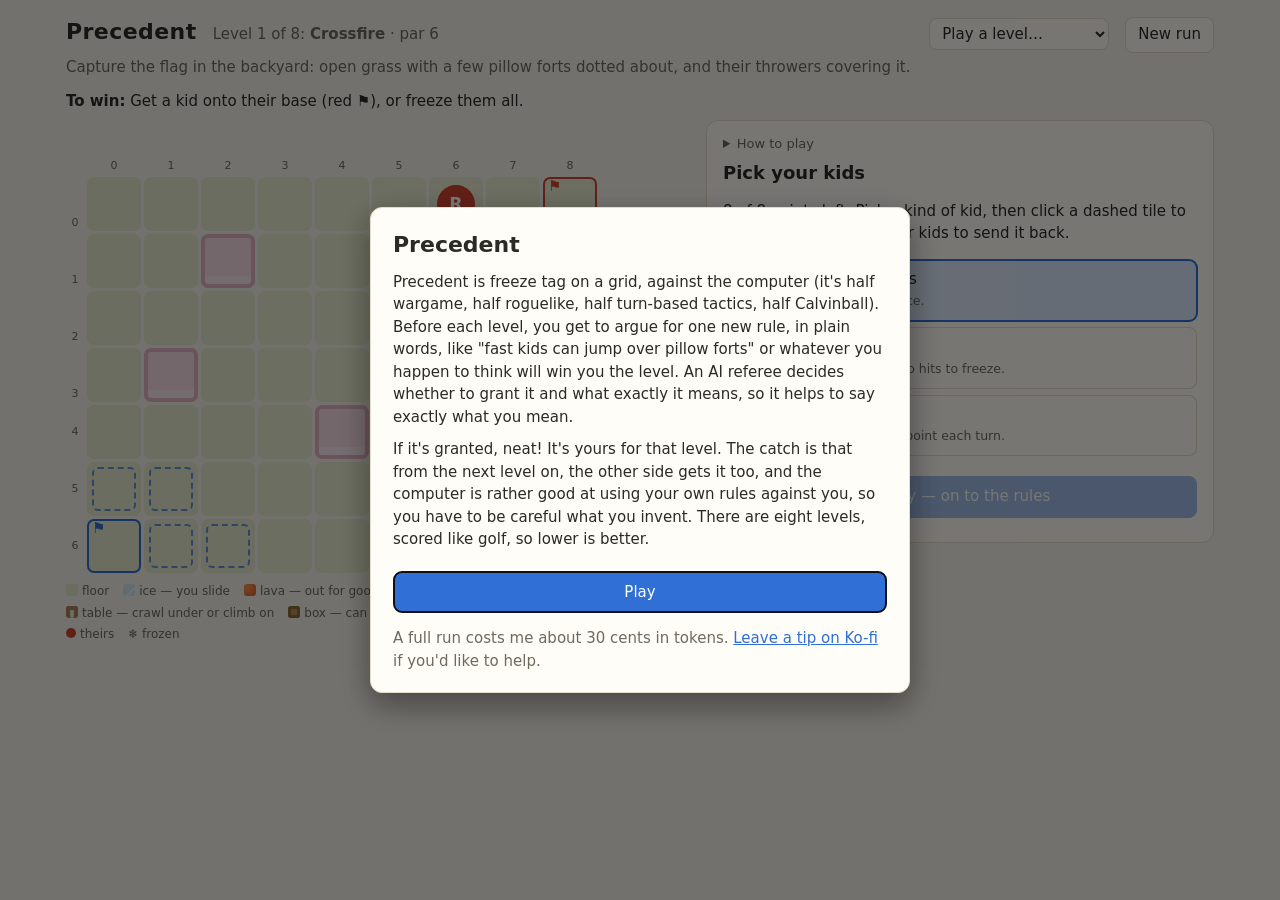
<file: pages/precedent/play/index.html>
<!doctype html>
<html lang="en">
  <head>
    <meta charset="UTF-8" />
    <meta name="viewport" content="width=device-width, initial-scale=1" />
    <title>Precedent</title>
    <meta name="description" content="A tactics game about kids playing freeze tag, where you argue with the referee and every ruling becomes law for both sides." />
    <!-- analytics -->
    <script type="module" crossorigin src="./assets/index-CVmVyPiB.js"></script>
    <link rel="stylesheet" crossorigin href="./assets/index-DgfSU8ka.css">
  </head>
  <body>
    <div id="app"></div>
  </body>
</html>
</file>
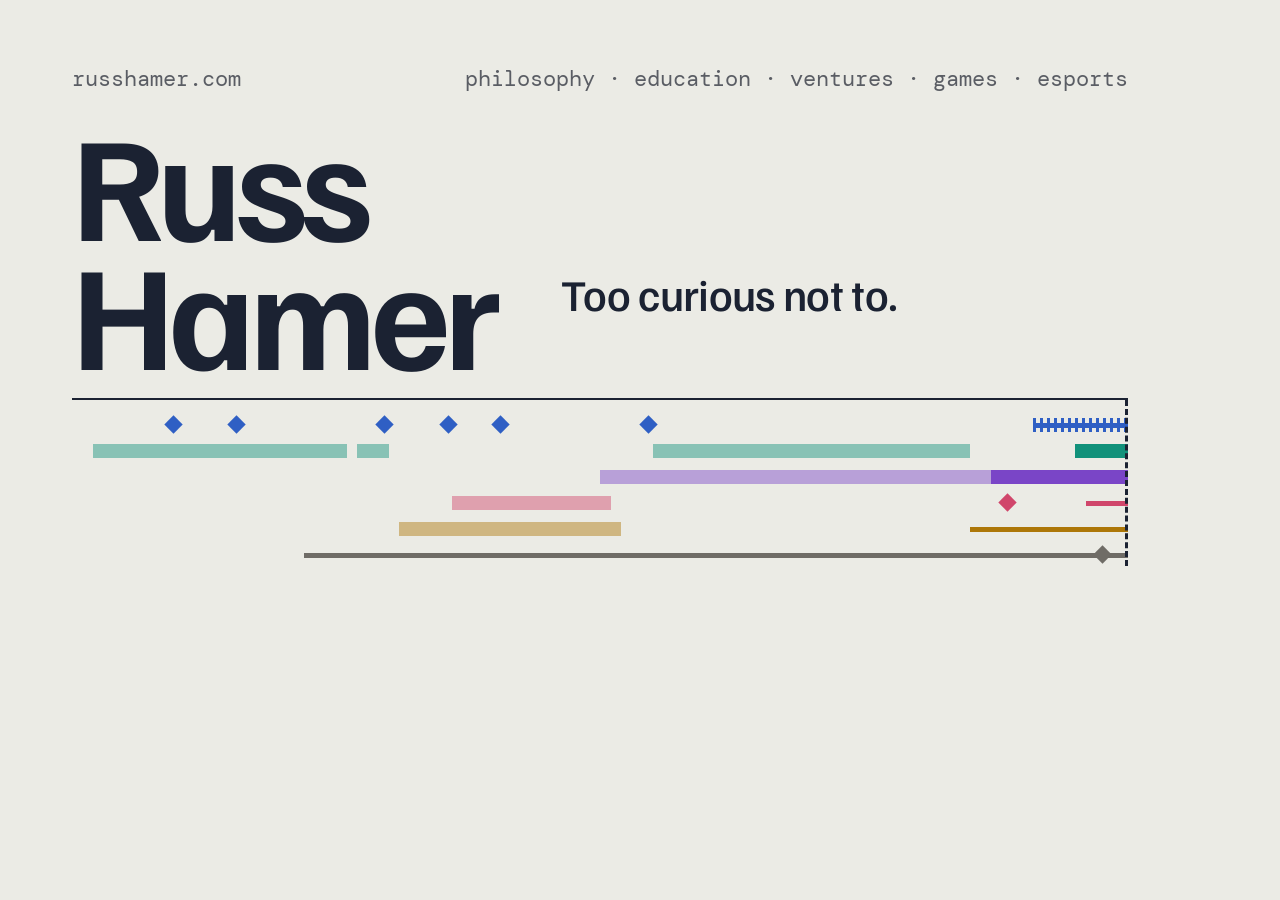
<file: og/home.html>
<!doctype html>
<html lang="en"><head><meta charset="utf-8">
<link rel="stylesheet" href="https://fonts.googleapis.com/css2?family=Familjen+Grotesk:wght@500;700&family=DM+Mono:wght@400&display=swap">
<style>
html,body{margin:0;width:1200px;height:630px;overflow:hidden;background:#ebebe5;color:#1b2232;font-family:'Familjen Grotesk',sans-serif}
.card{box-sizing:border-box;width:1200px;height:630px;padding:64px 72px;display:flex;flex-direction:column;justify-content:space-between}
.top{display:flex;justify-content:space-between;font-family:'DM Mono',monospace;font-size:22px;color:#5a5d64}
.mid{display:flex;align-items:flex-end;gap:64px}
h1{margin:0;font-size:150px;line-height:.86;letter-spacing:-.04em;font-weight:700}
.tag{font-size:44px;font-weight:500;letter-spacing:-.015em;padding-bottom:10px}
.lanes{display:flex;flex-direction:column;gap:12px;border-top:2px solid #1b2232;padding:18px 0 4px;position:relative}
.lane{position:relative;height:14px}
.lane i{position:absolute;top:0;height:14px}
.lane i.own{height:5px;top:4.5px}
.lane b{position:absolute;top:0;width:13px;height:13px;transform:rotate(45deg)}
.now{position:absolute;right:0;top:0;bottom:0;border-right:3px dashed #1b2232}
</style></head><body><div class="card">
<div class="top"><span>russhamer.com</span><span>philosophy · education · ventures · games · esports</span></div>
<div class="mid"><h1>Russ<br>Hamer</h1><p class="tag">Too curious not to.</p></div>
<div class="lanes">
<div class="lane"><b style="left:9%;background:#2f5fc4"></b><b style="left:15%;background:#2f5fc4"></b><b style="left:29%;background:#2f5fc4"></b><b style="left:35%;background:#2f5fc4"></b><b style="left:40%;background:#2f5fc4"></b><b style="left:54%;background:#2f5fc4"></b><i style="left:91%;width:9%;background:linear-gradient(#2f5fc4,#2f5fc4) center/100% 5px no-repeat,repeating-linear-gradient(90deg,#2f5fc4 0 3px,transparent 3px 7px)"></i></div>
<div class="lane"><i style="left:2%;width:24%;background:#11917a73"></i><i style="left:27%;width:3%;background:#11917a73"></i><i style="left:55%;width:30%;background:#11917a73"></i><i style="left:95%;width:5%;background:#11917a"></i></div>
<div class="lane"><i style="left:50%;width:37%;background:#7a45c773"></i><i style="left:87%;width:13%;background:#7a45c7"></i></div>
<div class="lane"><i style="left:36%;width:15%;background:#d0466b73"></i><b style="left:88%;background:#d0466b"></b><i class="own" style="left:96%;width:4%;background:#d0466b"></i></div>
<div class="lane"><i style="left:31%;width:21%;background:#ad770873"></i><i class="own" style="left:85%;width:15%;background:#ad7708"></i></div>
<div class="lane"><i class="own" style="left:22%;width:78%;background:#6f6c66"></i><b style="left:97%;background:#6f6c66"></b></div>
<span class="now"></span>
</div>
</div></body></html>
</file>
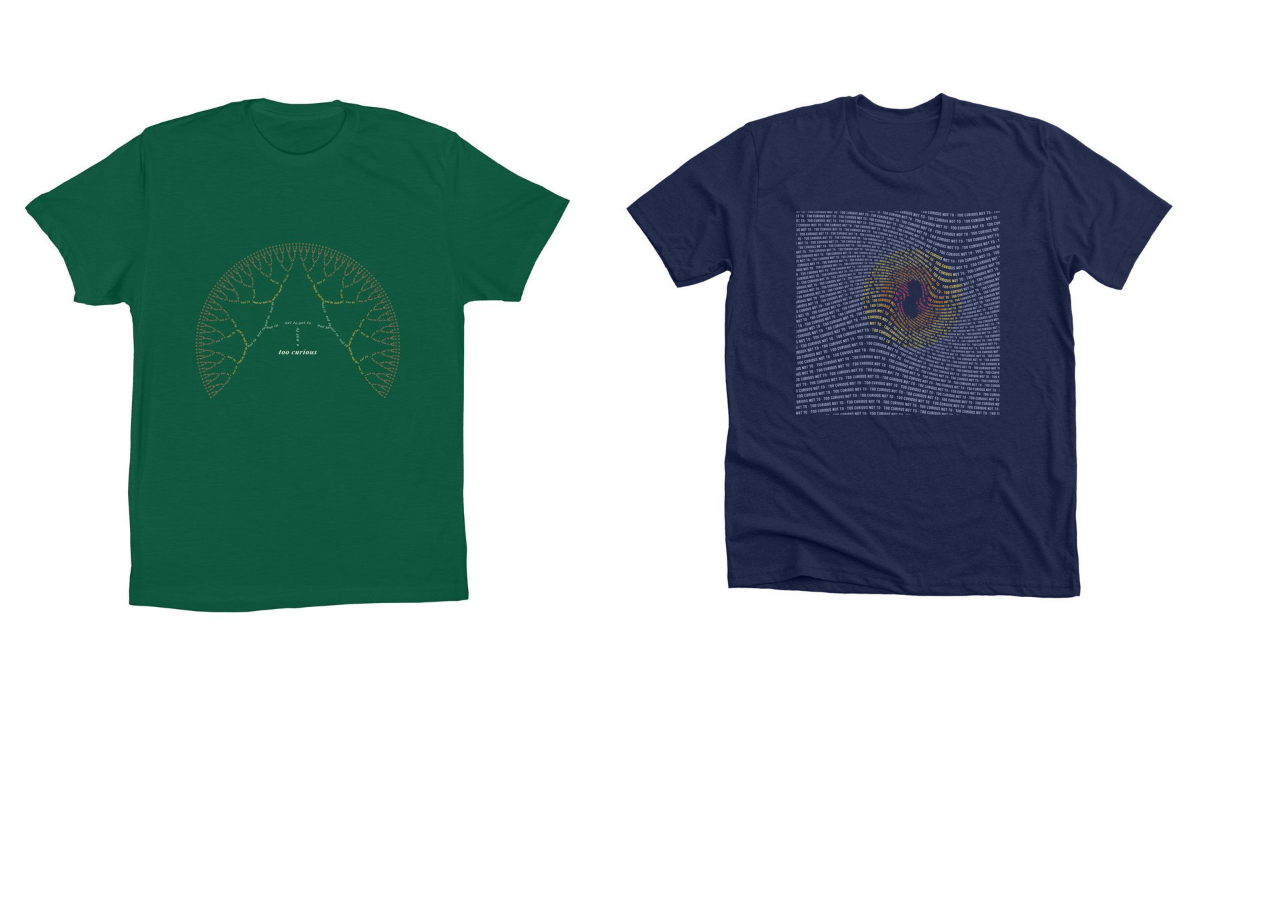
<file: og/shirts.html>
<!doctype html><html><head><style>html,body{margin:0;width:1200px;height:750px;background:#fff;overflow:hidden}div{display:flex;width:1200px;height:750px;align-items:center;justify-content:center;gap:0}img{width:600px;height:600px;object-fit:contain}</style></head>
<body><div><img src="shirt-decision-tree.jpg"><img src="shirt-the-pull.jpg"></div></body></html>
</file>
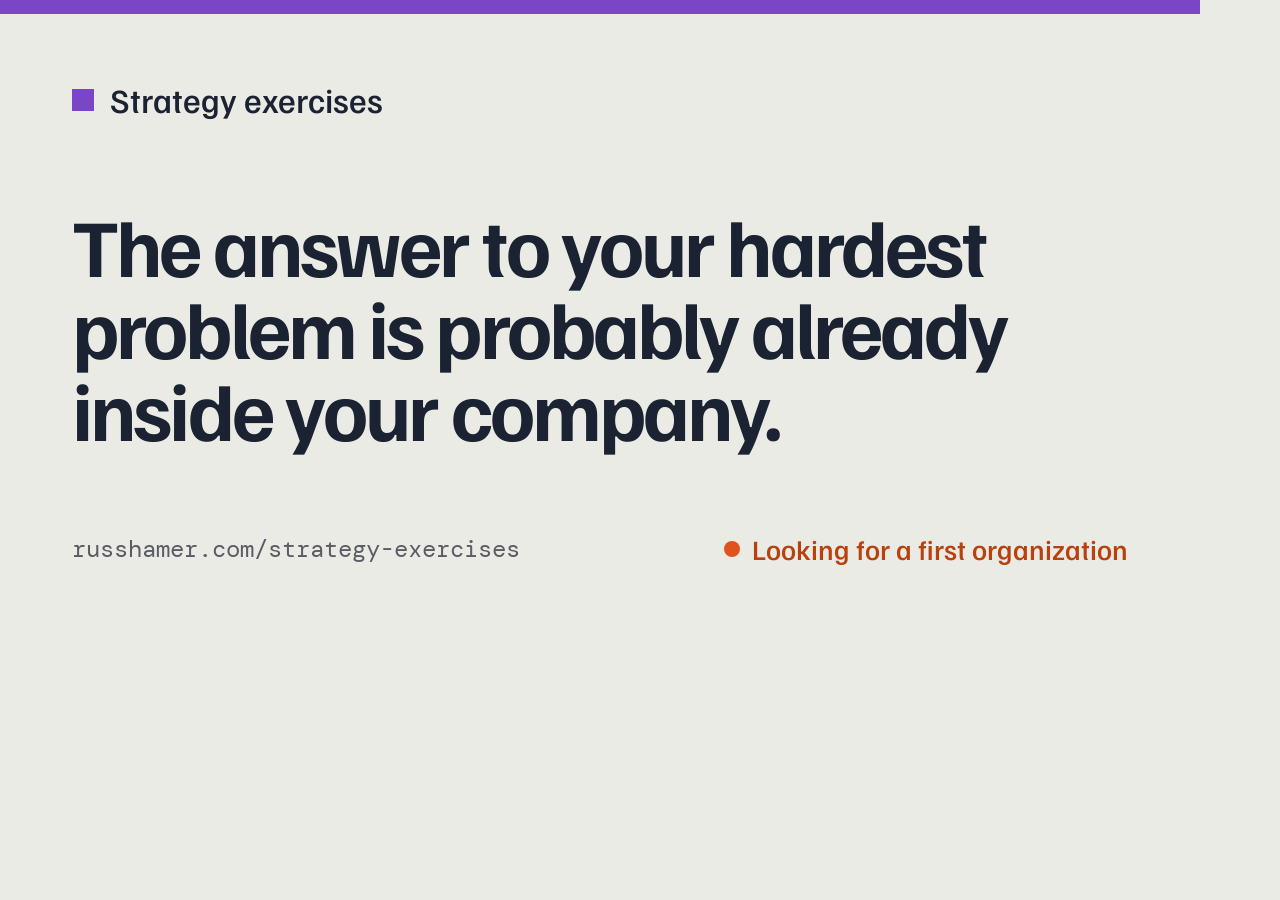
<file: og/strategy.html>
<!doctype html>
<html lang="en"><head><meta charset="utf-8">
<link rel="stylesheet" href="https://fonts.googleapis.com/css2?family=Familjen+Grotesk:wght@500;700&family=DM+Mono:wght@400&display=swap">
<style>
html,body{margin:0;width:1200px;height:630px;overflow:hidden;background:#ebebe5;color:#1b2232;font-family:'Familjen Grotesk',sans-serif}
.card{box-sizing:border-box;width:1200px;height:630px;padding:64px 72px;display:flex;flex-direction:column;justify-content:space-between;border-top:14px solid #7a45c7}
.k{display:flex;align-items:center;gap:16px;font-size:34px;font-weight:500}
.k span{width:22px;height:22px;background:#7a45c7}
h1{margin:0;font-size:82px;line-height:1;letter-spacing:-.035em;font-weight:700;max-width:1000px}
.f{display:flex;justify-content:space-between;align-items:center;font-family:'DM Mono',monospace;font-size:24px;color:#5a5d64}
.f b{font-family:'Familjen Grotesk',sans-serif;font-weight:500;color:#b8410e;font-size:28px;display:flex;align-items:center;gap:12px}
.f b i{width:16px;height:16px;border-radius:50%;background:#e0531f}
</style></head><body><div class="card">
<p class="k" style="margin:0"><span></span>Strategy exercises</p>
<h1>The answer to your hardest problem is probably already inside your company.</h1>
<div class="f"><span>russhamer.com/strategy-exercises</span><b><i></i>Looking for a first organization</b></div>
</div></body></html>
</file>
<file: pages/precedent/play/assets/index-DgfSU8ka.css>
:root{--bg: #f6f3ea;--panel: #fffdf7;--ink: #2b2a26;--muted: #6e6a60;--line: #e2dccb;--mine: #2f6fd6;--mine-soft: #dce8fb;--theirs: #d0452f;--theirs-soft: #fbe1dc;--good: #2d8a4e;--bad: #c0392b;--first: #8a5a00;--first-soft: #fff1cc;--floor: #e7ebcf;--ice: #cfe9f6;--lava-a: #f39a4b;--lava-b: #e2552f;--fort: #f7dde6;--fort-edge: #e4b3c4;--furniture: #a9805b;--move: #3aa35c;--target: #e8822c;--tile: 54px;color-scheme:light}@media (prefers-color-scheme: dark){:root{--bg: #1d1c1a;--panel: #262522;--ink: #ece8de;--muted: #a9a397;--line: #3a3833;--mine-soft: #24344f;--theirs-soft: #4a2723;--first: #f0c463;--first-soft: #3d3220;--floor: #3f5a3c;--ice: #3b5e70;--fort: #6a4c57;--fort-edge: #8a6372;--furniture: #6e5038;color-scheme:dark}}*{box-sizing:border-box}body{margin:0;background:var(--bg);color:var(--ink);font:15px/1.45 system-ui,-apple-system,Segoe UI,sans-serif}#app{max-width:1180px;margin:0 auto;padding:16px}header{display:flex;align-items:baseline;gap:16px;flex-wrap:wrap}h1{margin:0;font-size:22px;letter-spacing:.02em}.level{color:var(--muted)}#pick-level{margin-left:auto;font:inherit;padding:5px 8px;border-radius:8px;border:1px solid var(--line);background:var(--panel);color:var(--ink)}.game{color:var(--muted);margin:4px 0 12px}main{display:grid;grid-template-columns:minmax(0,auto) minmax(320px,1fr);gap:20px;align-items:start}@media (max-width: 900px){main{grid-template-columns:1fr}}aside,.left{min-width:0}aside{background:var(--panel);border:1px solid var(--line);border-radius:12px;padding:14px 16px}aside h2{margin:6px 0 8px;font-size:18px}button{font:inherit;color:inherit;background:var(--panel);border:1px solid var(--line);border-radius:8px;padding:6px 12px;cursor:pointer}button:hover:not(:disabled){border-color:var(--muted)}button:disabled{opacity:.45;cursor:default}button.primary{background:var(--mine);border-color:var(--mine);color:#fff}button.wide{width:100%;margin:10px 0;padding:9px}button.on{outline:2px solid var(--mine);outline-offset:-1px;background:var(--mine-soft)}.row{display:flex;gap:8px;flex-wrap:wrap;margin:8px 0}.board{--tile: min(54px, calc((100vw - 76px - var(--cols) * 3px) / var(--cols)));display:grid;grid-template-columns:18px repeat(var(--cols),var(--tile));grid-auto-rows:var(--tile);gap:3px;width:max-content;max-width:100%;overflow-x:auto}.board .corner{height:18px}.board .coord{font-size:11px;color:var(--muted);display:grid;place-items:center}.board>.coord:nth-child(-n+50){align-self:end}.tile{position:relative;padding:0;border:none;border-radius:7px;width:var(--tile);height:var(--tile);display:grid;place-items:center;cursor:pointer}.t-floor{background:var(--floor)}.t-ice{background:linear-gradient(135deg,var(--ice) 60%,#ffffff66 61%,var(--ice) 75%)}.t-lava{background:radial-gradient(circle at 30% 30%,var(--lava-a),var(--lava-b))}.t-fort{background:var(--fort);box-shadow:inset 0 0 0 4px var(--fort-edge),inset 0 -8px 0 4px #fff5}.t-furniture{background:repeating-linear-gradient(90deg,var(--furniture) 0 10px,#00000014 10px 12px)}.t-table{background:linear-gradient(var(--furniture) 0 30%,var(--floor) 30% 100%);box-shadow:inset 6px 0 0 -2px var(--furniture),inset -6px 0 0 -2px var(--furniture)}.t-box{background:#c9a46b;box-shadow:inset 0 0 0 3px #8a6a3a,inset 0 -10px #b38f57}.t-made-ground{background:var(--floor);box-shadow:inset 0 0 0 3px #a0784a55}.t-made-object{background:#d9c7a3;box-shadow:inset 0 0 0 3px #8a6d3b}.tile .thing{position:absolute;bottom:2px;right:5px;font-size:12px;font-weight:700;color:#5b4526;line-height:1}.tile .hole{position:absolute;top:9px;right:9px;bottom:9px;left:9px;border-radius:50%;background:radial-gradient(circle,#1d140c 55%,#3b2a1a)}.tile .tunnel{position:absolute;top:5px;right:5px;bottom:5px;left:5px;border-radius:6px;border:2px dashed #d8b384;background:#1d140c99}.tile:is(.t-fort,.t-furniture,.t-table,.t-box,.t-made-object) .tunnel{background:none}.legend .sw-hole{background:radial-gradient(circle,#1d140c 55%,#3b2a1a);border-radius:50%}.legend .sw-tunnel{background:#1d140c99;border:2px dashed #d8b384}.kid.up{transform:translateY(-5px) scale(1.08);filter:drop-shadow(0 5px 2px #0006)}.kid.under{transform:scale(.8)}.kid.under .shape{box-shadow:inset 0 0 0 3px #000a}.tile.zone:after{content:"";position:absolute;top:5px;right:5px;bottom:5px;left:5px;border:2px dashed var(--mine);border-radius:6px;opacity:.7}.tile .flag{position:absolute;top:2px;left:5px;font-size:15px;line-height:1}.base-player .flag{color:var(--mine)}.base-npc .flag{color:var(--theirs)}.base{box-shadow:inset 0 0 0 2px currentColor}.base-player{color:var(--mine)}.base-npc{color:var(--theirs)}.tile.target-move:before,.tile.target-act:before,.tile.target-both:before{content:"";position:absolute;top:0;right:0;bottom:0;left:0;border-radius:7px;pointer-events:none}.tile.target-move:before{box-shadow:inset 0 0 0 3px var(--move);background:#3aa35c22}.tile.target-act:before{box-shadow:inset 0 0 0 3px var(--target);background:#e8822c2a}.tile.target-both:before{box-shadow:inset 0 0 0 3px var(--move),inset 0 0 0 6px var(--target);background:#e8822c2a}.tile.target-move:empty:after,.tile.target-move:not(:has(.kid)):after{content:"";width:12px;height:12px;border-radius:50%;background:var(--move);opacity:.8}.tile.last{animation:flash .9s ease-out}.tile.choosing{outline:3px solid #ffd23f;outline-offset:-3px}.tile.danger-reach{background-image:repeating-linear-gradient(45deg,#d0452f30 0 5px,transparent 5px 10px)}.tile.danger-hit{box-shadow:inset 0 0 0 2px #d0452faa}.tile.danger-helped{outline:2px dashed #d0452faa;outline-offset:-5px}.tile.their-1{background-image:linear-gradient(#d0452f4d,#d0452f4d)}.tile.their-2{background-image:linear-gradient(#d0452f80,#d0452f80)}.tile.their-3{background-image:linear-gradient(#d0452fb3,#d0452fb3)}.tile .reachers{position:absolute;top:2px;left:4px;font-size:10px;font-weight:700;color:#fff;text-shadow:0 0 2px #000;pointer-events:none}.tile.fire-from{outline:3px dotted var(--target);outline-offset:-6px}.tile.deadly:before{box-shadow:inset 0 0 0 3px var(--bad)!important;background:#c0392b33!important}.tile .cost{position:absolute;top:2px;right:4px;font-size:11px;font-weight:700;line-height:1;color:#fff;background:var(--move);border-radius:4px;padding:1px 3px;pointer-events:none;z-index:2}.tile.target-act .cost,.tile.target-both .cost{background:var(--target)}.tile .path{position:absolute;width:16%;height:16%;border-radius:50%;background:var(--theirs);opacity:.7;pointer-events:none;z-index:1}.tile .trail{position:absolute;width:22%;height:22%;border-radius:50%;background:var(--target);box-shadow:0 0 0 3px #e8822c44;pointer-events:none;z-index:1}.tile:has(.kid) .trail{display:none}@keyframes flash{0%{filter:brightness(1.35)}to{filter:none}}.kid{position:relative;width:calc(var(--tile) * .7);height:calc(var(--tile) * .7);display:grid;place-items:center;color:#fff;font-weight:700;font-size:calc(var(--tile) * .32)}.kid .shape{position:absolute;top:0;right:0;bottom:0;left:0;border-radius:50%;box-shadow:0 2px #0003}.kid.side-player .shape{background:var(--mine)}.kid.side-npc .shape{background:var(--theirs)}.kid.type-melee .shape{border-radius:9px}.kid.type-fast .shape{top:-2px;right:-2px;bottom:-2px;left:-2px;border-radius:0;box-shadow:none;clip-path:polygon(50% 0,100% 50%,50% 100%,0 50%)}.kid .letter{position:relative;line-height:1}.kid.frozen .shape{filter:saturate(.2) brightness(1.2)}.kid.frozen:before{content:"";position:absolute;top:-5px;right:-5px;bottom:-5px;left:-5px;border:2px dashed #59aee0;border-radius:50%}.kid .ice{position:absolute;top:-10px;right:-10px;font-size:15px;color:#59aee0;text-shadow:0 0 2px #fff}.kid.hiding .shape{opacity:.45}.kid.hiding:before{content:"";position:absolute;top:-5px;right:-5px;bottom:-5px;left:-5px;border:2px dotted var(--mine);border-radius:50%;opacity:.8}.kid.struck .letter:after{content:"!";position:absolute;top:-12px;left:-10px;font-size:13px;color:#ffd23f;text-shadow:0 0 2px #000}.proposal .part{margin-top:6px}.msg .thinking{margin-top:6px;font-size:.85em;opacity:.8}.proposal .does{margin-top:6px;font-size:.85em}.proposal .does summary,.msg .thinking summary{cursor:pointer}.kid.selected:after{content:"";position:absolute;top:-6px;right:-6px;bottom:-6px;left:-6px;border:3px solid #ffd23f;border-radius:50%}.kid .pips{position:absolute;bottom:1px;font-size:11px;letter-spacing:-1px;line-height:1}.kid .stance-badge{position:absolute;bottom:-7px;left:-8px;font-size:10px;font-weight:700;line-height:1;color:var(--ink);background:var(--panel);border:1px solid var(--line);border-radius:4px;padding:1px 2px;z-index:2}.kid.acting:after{content:"";position:absolute;top:-6px;right:-6px;bottom:-6px;left:-6px;border:3px solid var(--theirs);border-radius:50%}.legend{display:flex;flex-wrap:wrap;gap:4px 14px;font-size:12px;color:var(--muted);margin:10px 0;max-width:620px}.legend .sw{display:inline-block;width:12px;height:12px;border-radius:3px;vertical-align:-1px;margin-right:4px}.legend .dot{display:inline-block;width:10px;height:10px;border-radius:50%;margin-right:4px;vertical-align:0}.legend .mine{color:var(--mine);background:var(--mine)}.legend b.mine{background:none}.legend .theirs{color:var(--theirs);background:var(--theirs)}.legend b.theirs{background:none}.log{list-style:none;margin:12px 0 0;padding:8px 10px;max-height:260px;overflow-y:auto;background:var(--panel);border:1px solid var(--line);border-radius:10px;font-size:13px}.log li{padding:2px 0}.tone-turn{color:var(--muted);font-weight:600;margin-top:6px;border-top:1px solid var(--line);padding-top:6px!important}.tone-good{color:var(--good)}.tone-bad{color:var(--bad)}.tone-first{background:var(--first-soft);color:var(--first);border-radius:6px;padding:4px 6px!important;margin:3px 0;font-weight:600}.tone-trick{background:var(--theirs-soft);color:var(--theirs);border-radius:6px;padding:4px 6px!important;margin:3px 0;font-weight:600}.roster-list{display:grid;gap:6px;margin:10px 0}.roster{display:flex;gap:10px;align-items:center;text-align:left;padding:8px 10px}.roster small{color:var(--muted)}.roster .kid,.kidrow .kid{width:30px;height:30px;font-size:14px;flex:none}.kids{display:grid;gap:4px;margin:8px 0}.kidrow{display:grid;grid-template-columns:34px 1fr auto;align-items:center;gap:8px;text-align:left;padding:5px 8px}.kidrow .state{color:var(--muted);font-size:13px}.controls{border-top:1px solid var(--line);padding-top:8px;margin-top:8px}.modes,.stances{display:flex;flex-wrap:wrap;gap:6px;margin:6px 0;align-items:center}.stances{font-size:13px;color:var(--muted)}.hint{color:var(--muted);font-size:13px;margin:6px 0}.hint .go{color:var(--move)}.hint .hitc{color:var(--target)}.can{font-size:13px;color:var(--muted)}.why{font-size:13px;color:var(--theirs);margin:4px 0}.controls.inspect{border-top-color:var(--theirs)}h2 .your{color:var(--mine)}h2 .their{color:var(--theirs)}.good{color:var(--good)}.bad{color:var(--bad)}.chat{display:grid;gap:6px;margin:10px 0}.msg{padding:8px 10px;border-radius:10px;max-width:92%}.msg.you{justify-self:end;background:var(--mine-soft)}.msg.ref{background:var(--bg);border:1px solid var(--line)}.msg.ref small{color:var(--muted)}.msg.thinking{color:var(--muted);font-style:italic}.msg .suggest{margin-top:6px;font-size:.92em}.msg .suggest button{margin-left:6px;padding:2px 8px}.msg.err,.warn{color:var(--bad)}.notice{background:var(--theirs-soft);border:1px solid var(--theirs);border-radius:8px;padding:8px 12px;margin:0 0 12px}.proposal{border:2px solid var(--mine);border-radius:10px;padding:10px 12px;margin:8px 0;background:var(--mine-soft)}.proposal blockquote{margin:6px 0;font-style:italic}.proposal .cost{font-size:12px;color:var(--muted);margin-top:6px}.chip{display:inline-block;font-size:12px;background:var(--panel);border:1px solid var(--line);border-radius:999px;padding:1px 8px;margin:2px 0}.chip.cond{border-style:dashed}#argue-form{display:flex;gap:6px;margin:8px 0}#argue{flex:1;min-width:0;font:inherit;padding:7px 10px;border-radius:8px;border:1px solid var(--line);background:var(--panel);color:var(--ink)}.rulebook{margin-top:12px;font-size:13px}.rulebook summary{cursor:pointer;color:var(--muted)}.rulebook ul{padding-left:18px;margin:6px 0}.rulebook li{margin:5px 0}.rulebook li.argued{list-style:"★ "}.rulebook .rtext{color:var(--muted)}.kind{font-size:11px;color:var(--muted);border:1px solid var(--line);border-radius:4px;padding:0 4px}.tag{font-size:11px;border-radius:4px;padding:0 5px}.tag.mine{background:var(--mine-soft);color:var(--mine)}.tag.both{background:var(--theirs-soft);color:var(--theirs)}.help{font-size:13px;color:var(--muted);margin-bottom:6px}.help summary{cursor:pointer}code{font-size:12px}.score-line{font-size:14px}.score-total{font-size:16px;margin:8px 0 4px}.scorecard{width:100%;border-collapse:collapse;margin:10px 0;font-size:13px}.scorecard th,.scorecard td{text-align:left;padding:4px 6px;border-bottom:1px solid var(--line)}.scorecard th:not(:first-child),.scorecard td:not(:first-child){text-align:right}.scorecard tfoot td{border-top:2px solid var(--ink);border-bottom:none;font-weight:600}.highscores{list-style:none;counter-reset:rank;margin:6px 0 12px;padding:10px 12px;background:#121212;color:#f4d35e;border-radius:6px;font-family:Courier New,ui-monospace,monospace;font-size:15px;letter-spacing:.08em}.highscores li{counter-increment:rank;display:flex;gap:14px;align-items:baseline;padding:1px 0}.highscores li:before{content:counter(rank) ".";width:2.2em;text-align:right;color:#8fd3ff}.highscores .initials{width:3.5em;font-weight:700}.highscores .toPar{width:3.5em;text-align:right}.highscores .hint{color:#9a9a9a;letter-spacing:0;font-size:12px}.highscores li.mine{color:#fff}.highscores li.mine .initials{animation:blink 1s step-end infinite}@keyframes blink{50%{opacity:0}}.initials-form{display:flex;gap:8px;align-items:center;flex-wrap:wrap;margin:8px 0}.initials-form input{width:4.5em;text-transform:uppercase;font-family:Courier New,ui-monospace,monospace;font-size:22px;letter-spacing:.25em;text-align:center;padding:4px}.drafted{border-left:3px solid var(--theirs);padding:6px 10px;background:#d0452f14;border-radius:4px}.admits{margin-top:10px;padding:8px 10px;border-left:3px solid var(--target);background:#e8822c14;border-radius:4px}.admits-why{font-size:.9em;opacity:.8;margin:2px 0 6px}.admitting{font-style:italic;opacity:.8}.objective{margin:0 0 8px}.objective .now{font-weight:600;margin-left:4px}.tile .bacon{position:absolute;font-size:22px;color:#ffd23f;text-shadow:0 0 3px #000c;z-index:2;pointer-events:none}.kid .bacon.held{font-size:13px;top:-6px;right:-6px;position:absolute}.bacon-key{color:#ffd23f}.tile .hill-mark{position:absolute;top:3px;right:3px;bottom:3px;left:3px;border:2px solid #ffd23fbb;border-radius:6px;pointer-events:none}.tile .wave-mark{position:absolute;top:0;right:0;bottom:0;left:0;border-radius:7px;pointer-events:none;background-image:repeating-linear-gradient(-45deg,#e8582c66 0 4px,transparent 4px 9px)}.legend .sw-hill{border:2px solid #ffd23fbb}.legend .sw-wave{background-image:repeating-linear-gradient(-45deg,#e8582c99 0 3px,transparent 3px 6px)}.their-plan{border-left:3px solid var(--theirs);padding:6px 10px;background:#d0452f14;border-radius:4px}.admits-answer{font-style:italic;margin-bottom:6px}.tip{color:var(--muted);margin:4px 0 12px}.tip a{color:var(--mine)}.intro{position:fixed;top:0;right:0;bottom:0;left:0;z-index:20;display:flex;padding:16px;overflow-y:auto;background:#0008}.intro-card{margin:auto;max-width:540px;width:100%;padding:20px 22px;background:var(--panel);color:var(--ink);border:1px solid var(--line);border-radius:12px;box-shadow:0 12px 32px #0006;line-height:1.5}.intro-card h2{margin:0 0 10px;font-size:22px}.intro-card p{margin:0 0 10px}.intro-card .tip{margin:4px 0 0}
</file>
